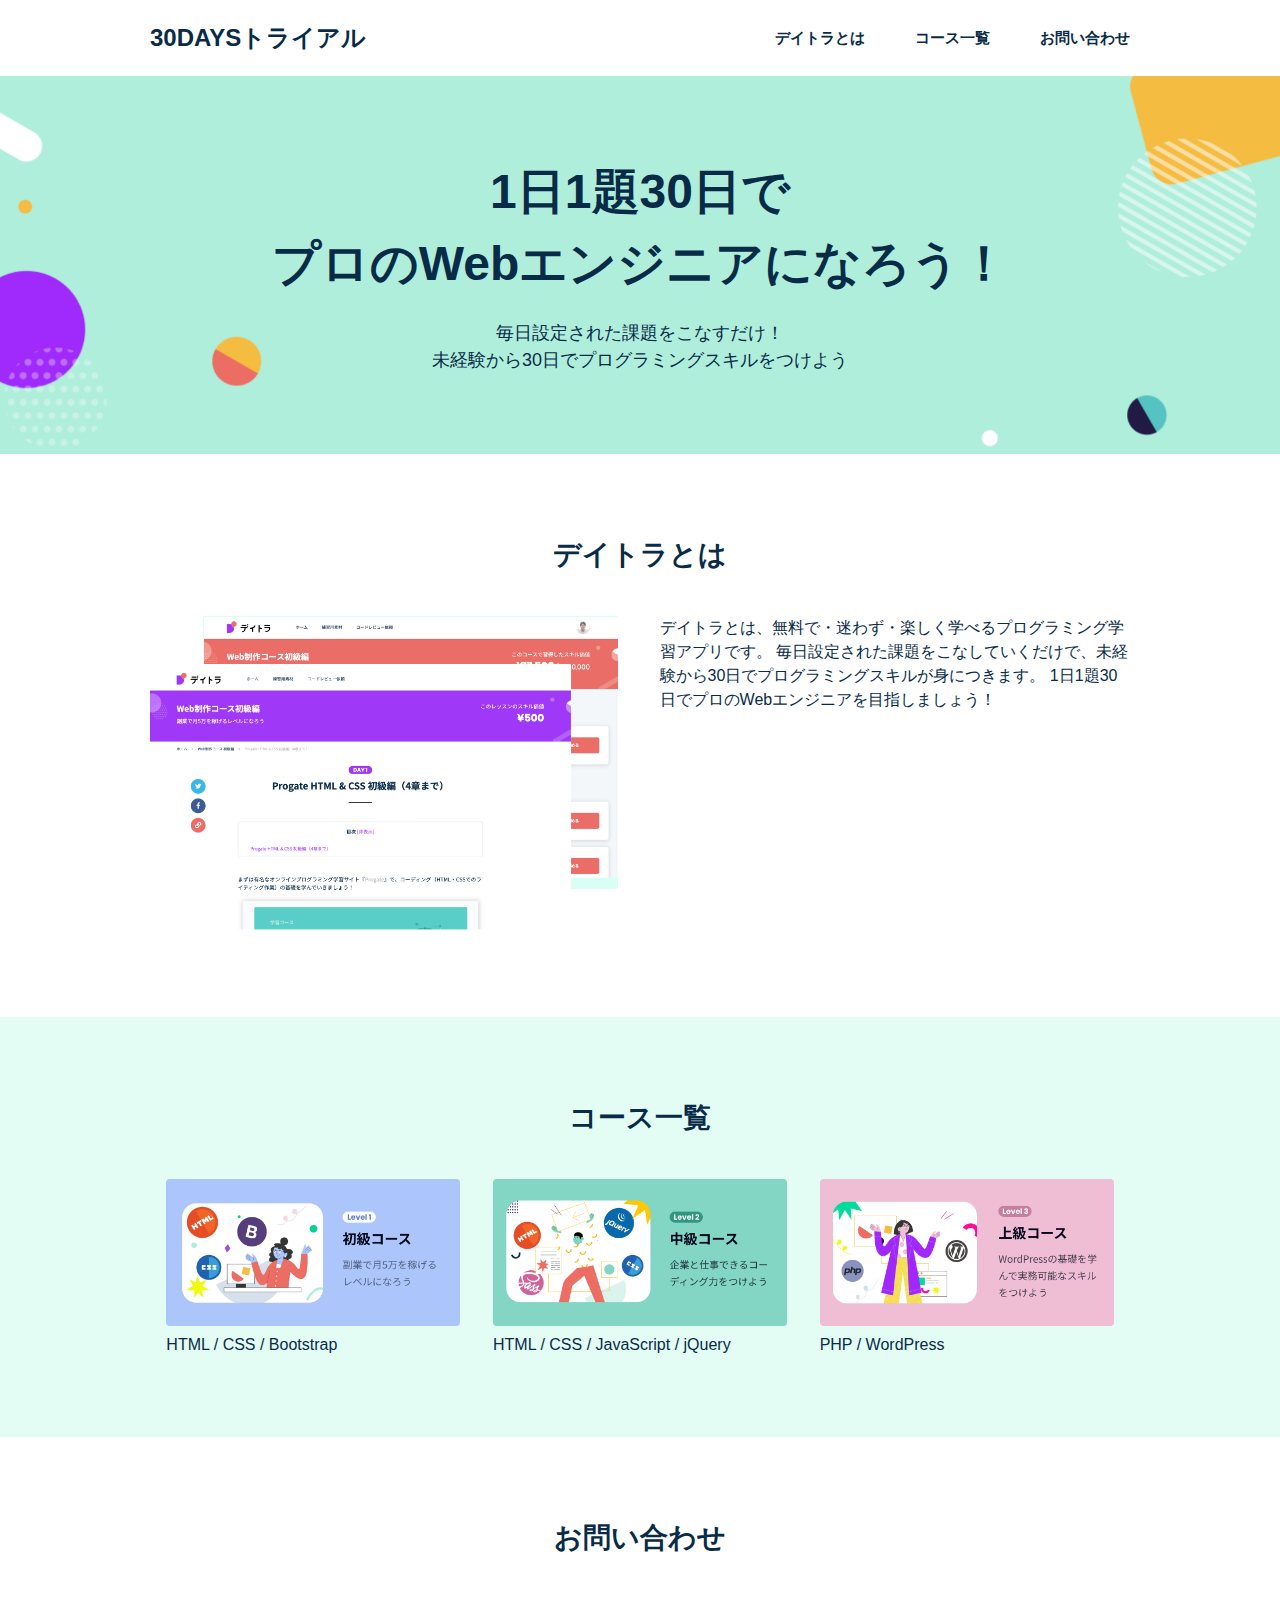
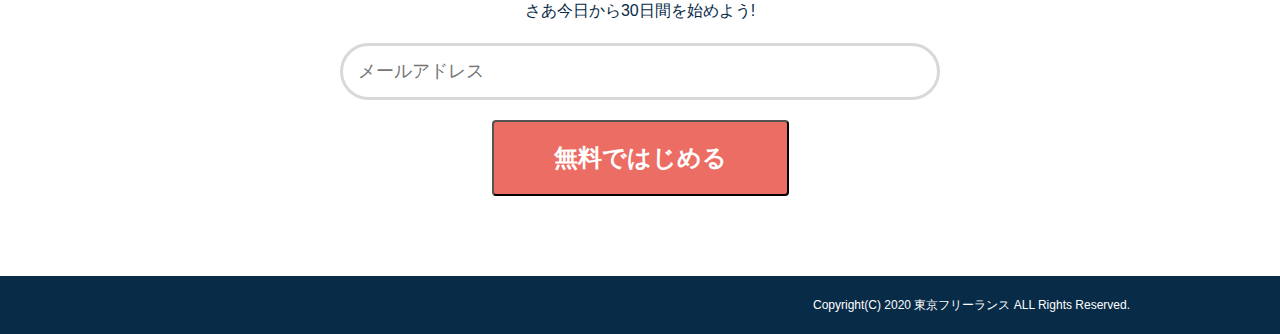
<file: index.html>
<!DOCTYPE html>
<html lang="ja">
<head>
  <meta charset="UTF-8">
  <meta name="viewport" content="width=device-width, initial-scale=1.0">
  <link rel="icon" href="favicon.ico">
  <title>30DAYSトライアル</title>
  <meta name="description" content="30DAYSトライアル初級編の練習用LPです！最後まで作り切ろう！">
  <link rel="stylesheet" href="./css/reset.css">
  <link rel="stylesheet" href="./css/style.css">
</head>
<body>

  <header>
    <div class="container">
      <div class="header-left">
        <h1 class="header-title">30DAYSトライアル</h1>
      </div>
      <div class="header-right">
        <ul class="header-nav">
          <li class="header-nav-item"><a href="">デイトラとは</a></li>
          <li class="header-nav-item"><a href="">コース一覧</a></li>
          <li class="header-nav-item"><a href="">お問い合わせ</a></li>
        </ul>
      </div>
    </div>
  </header>

  <section class="top">
    <div class="container">
      <p class="top-title">1日1題30日で<br>プロのWebエンジニアになろう！</p>
      <p class="top-subtitle">毎日設定された課題をこなすだけ！<br>
      未経験から30日でプログラミングスキルをつけよう</p>
    </div>
  </section>

  <section class="about section">
    <div class="container">
      <h2 class="section-title">デイトラとは</h2>
      <img src="./img/about.png" alt="デイトラとは">
      <p>デイトラとは、無料で・迷わず・楽しく学べるプログラミング学習アプリです。 毎日設定された課題をこなしていくだけで、未経験から30日でプログラミングスキルが身につきます。
      1日1題30日でプロのWebエンジニアを目指しましょう！</p>
    </div>
  </section>

  <section class="course section">
    <div class="container">
      <h2 class="section-title">コース一覧</h2>
      <div class="course-wrap">
        <div class="course-item">
          <img src="./img/web_first.png" alt="初級編">
          <p>HTML / CSS / Bootstrap</p>
        </div>
        <div class="course-item">
          <img src="./img/web_second.png" alt="中級編">
          <p>HTML / CSS / JavaScript / jQuery</p>
        </div>
        <div class="course-item">
          <img src="./img/web_third.png" alt="上級編">
          <p>PHP / WordPress</p>
        </div>
      </div>
    </div>
  </section>

  <section class="contact section">
    <div class="container">
      <h2 class="section-title">お問い合わせ</h2>
      <p>さあ今日から30日間を始めよう!</p>
      <form action="#" method="post">
        <input type="email" name="email" id="email" placeholder="メールアドレス">
        <button type="submit" class="btn btn-register">無料ではじめる</button>
      </form>
    </div>
  </section>

  <footer>
    <div class="container">
      <p class="copyright">Copyright(C) 2020 東京フリーランス ALL Rights Reserved.</p>
    </div>
  </footer>

</body>
</html>
</file>
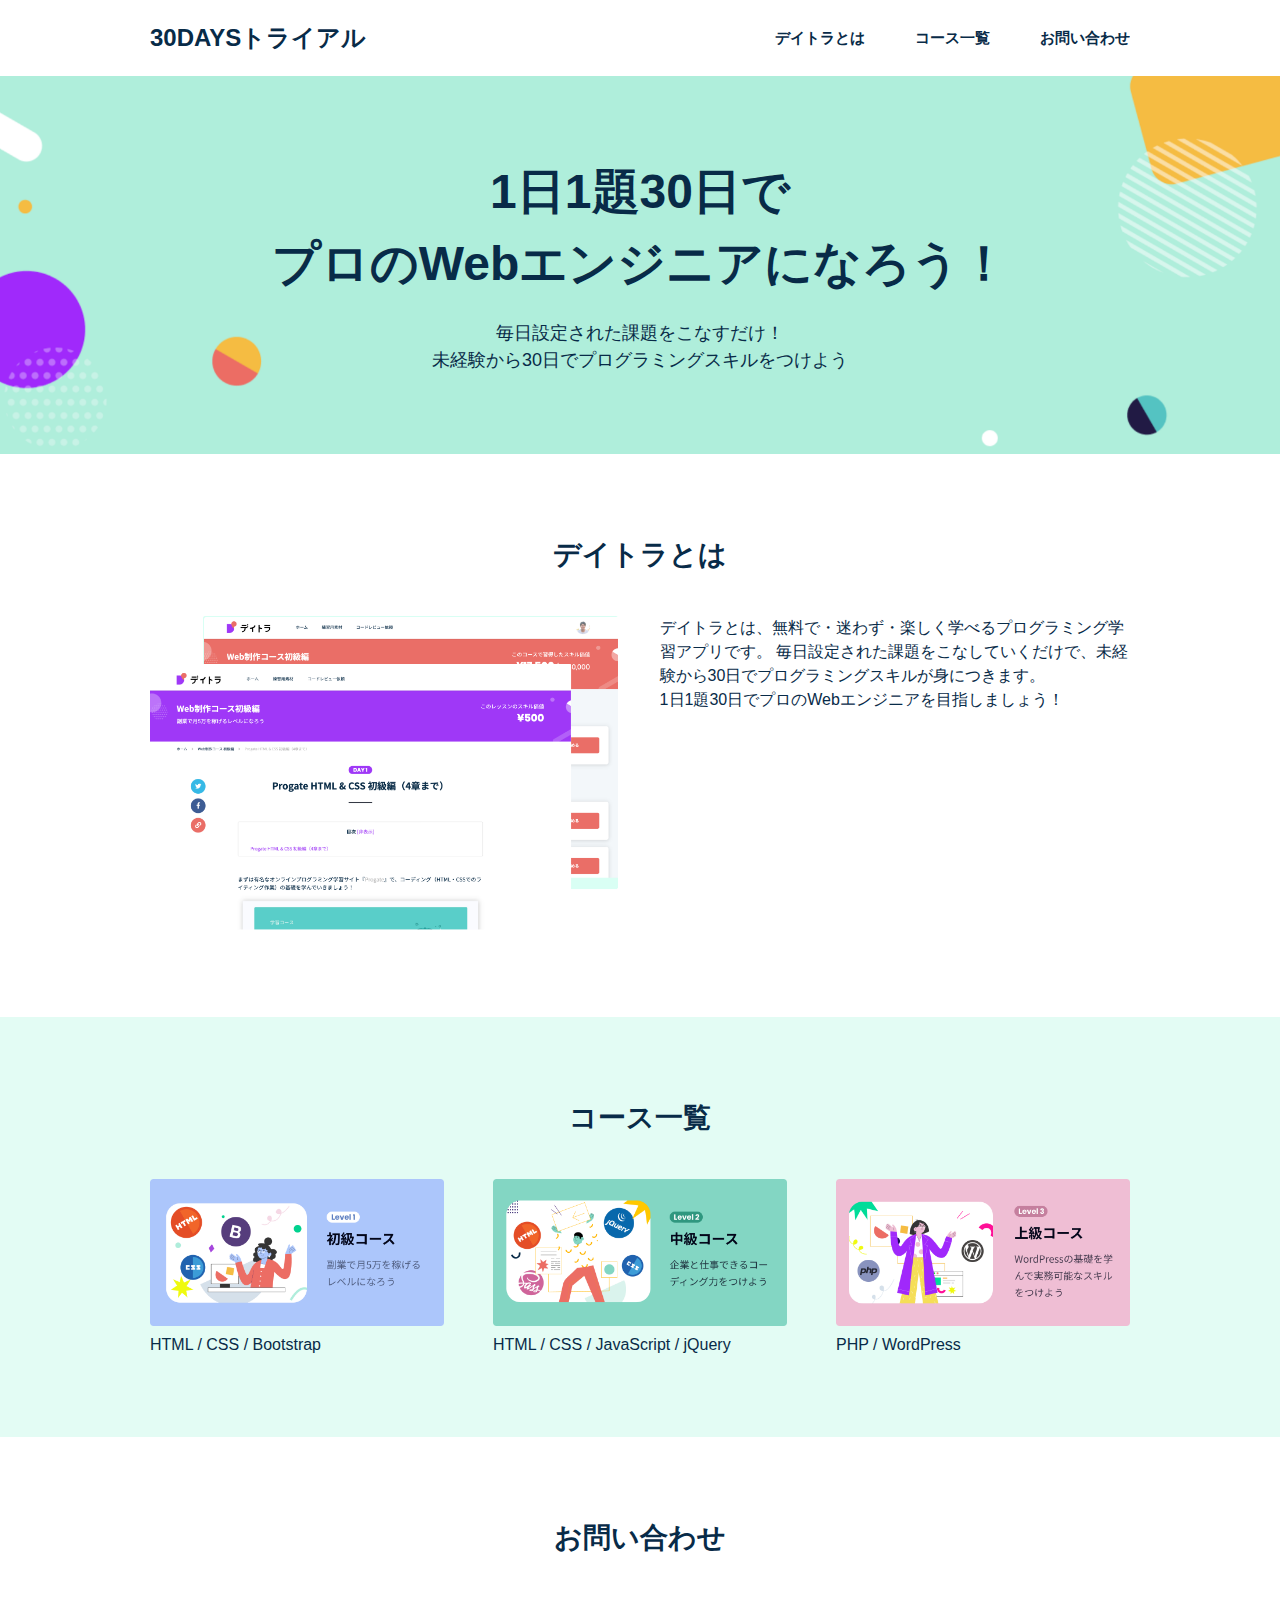
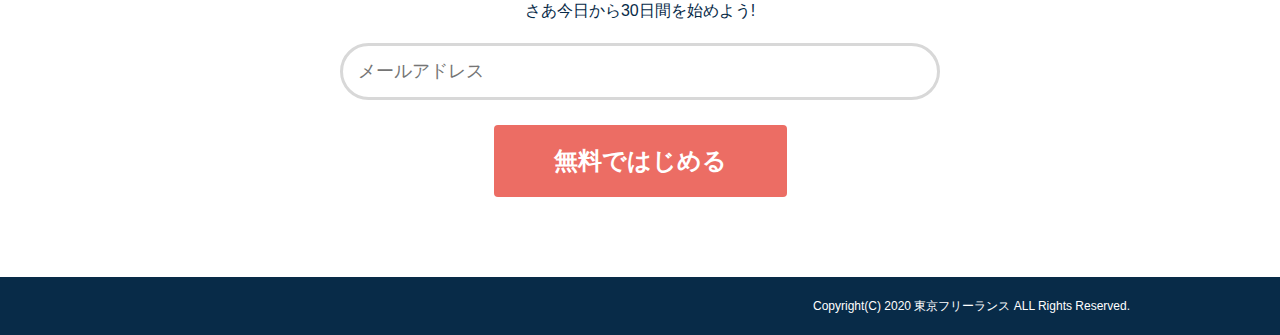
<file: complete/index.html>
<!-- ドキュメントタイプの宣言 -->
<!DOCTYPE html>
<!-- langを指定して「日本語のサイト」であることを明示します -->
<html lang="ja">

<head>
  <!--  文字コードはUTF-8を指定します  -->
  <meta charset="UTF-8">
  <!--  スマホやタブレットでも綺麗に表示する「レスポンシブ表示」のための記述です。メディアクエリを使う際に必要なので忘れずに！  -->
  <meta name="viewport" content="width=device-width, initial-scale=1">
  <!--  サイトのアイコンを設定します。このアイコンがタブに表示されます  -->
  <link rel="icon" href="favicon.ico">

  <!--  サイトのタイトルを記述します。タブや検索結果に表示されるタイトルにはこの内容が表示されます。  -->
  <title>【完成版】30DAYSトライアル</title>

  <!--  サイトの概要を記述します。検索結果に表示される説明文には、この内容が表示されます。  -->
  <meta name="description" content="30DAYSトライアル初級編の練習用LPです！最後まで作り切ろう！">

  <!--  スタイルシートやCDNも<head>タグ内に記述します。 -->
  <link rel="stylesheet" href="css/reset.css">
  <link rel="stylesheet" href="css/style.css">

</head>

<body>
  <header class="header">
    <!--  containerで囲って左右の幅を調整しています  -->
    <div class="container">
      <!--  親子タグにつけるクラスは関連がわかるように-（ハイフン）をつけましょう  -->
      <div class="header-left">
        <h1 class="header-title">30DAYSトライアル</h1>
      </div>
      <div class="header-right">
        <ul class="header-nav">
          <li class="header-nav-item">
            <a href="#">デイトラとは</a>
          </li>
          <li class="header-nav-item">
            <a href="#">コース一覧</a>
          </li>
          <li class="header-nav-item">
            <a href="#">お問い合わせ</a>
          </li>
        </ul>
      </div>
    </div>
  </header>

  <!--  セクションごとに切る  -->
  <section class="top">
    <!-- <img src="img/main-vsual.png" alt="1日1題30日でプロのWebエンジニアになろう！"> -->
    <div class="container">
      <p class="top-catchcopy">1日1題30日で<br>プロのWebエンジニアになろう！</p>
      <p class="top-subtitle">毎日設定された課題をこなすだけ！<br>未経験から30日でプログラミングスキルをつけよう</p>
    </div>
  </section>

  <section class="about section">
    <div class="container">
      <h2 class="section-title">デイトラとは</h2>
      <!--  意味を持たせたいimgタグにはaltに画像の説明を入れる。-->
      <img src="img/about.png" alt="デイトラとは">
      <p>デイトラとは、無料で・迷わず・楽しく学べるプログラミング学習アプリです。
        毎日設定された課題をこなしていくだけで、未経験から30日でプログラミングスキルが身につきます。<br>
        1日1題30日でプロのWebエンジニアを目指しましょう！
      </p>
    </div>
  </section>

  <section class="course section">
    <div class="container">
      <h2 class="section-title">コース一覧</h2>
      <div class="course-wrap">
        <div class="course-item">
          <img src="img/web_first.png">
          <p>HTML / CSS / Bootstrap</p>
        </div>
        <div class="course-item">
          <img src="img/web_second.png">
          <p>HTML / CSS / JavaScript / jQuery</p>
        </div>
        <div class="course-item">
          <img src="img/web_third.png">
          <p>PHP / WordPress</p>
        </div>
      </div>
    </div>
  </section>

  <section class="contact section">
    <div class="container">
      <h2 class="section-title">お問い合わせ</h2>
      <p>さあ今日から30日間を始めよう!</p>
      <!-- formのactionにはURIというデータの送り先を書きます。methodはpostです -->
      <form action="#" method="post">
        <input type="text" name="mail" value="" style="" id="mail" placeholder="メールアドレス">
        <button type="submit" class="btn btn-register">無料ではじめる</button>
      </form>
    </div>
  </section>

  <footer>
    <div class="container">
      <p class="copyright">Copyright(C) 2020 東京フリーランス ALL Rights Reserved.</p>
    </div>
  </footer>


  <!--  今回は利用していませんが、javascriptは /body の直前で読み込みます -->
  <!-- <script src="js/myscript.js"></script> -->

</body>

</html>
</file>
<file: css/style.css>
/* 共通スタイルを最初に書く */

body {
  color: #082B48;
  font-family: Verdana, Geneva, Tahoma, sans-serif;
  line-height: 1.5;
}

.container {
  width: 90%;
  max-width: 980px;
  margin: auto;
  overflow: hidden;
  word-break: break-all;
}

img {
  width: 100%;
  height: auto;
}

a {
  color: #082B48;
  text-decoration: none;
}

a:hover {
  opacity: 0.7;
}

/* セクションごとのスタイルを書いていく */

/*================================================================
headerのcss
================================================================*/

header {
  padding: 20px 0;
}

.header-left {
  float: left;
}

.header-title {
  font-weight: bold;
  font-size: 24px;
}

.header-right {
  float: right;
}

.header-nav {
  overflow: hidden;
}

.header-nav-item {
  margin-left: 50px;
  float: left;
}

.header-nav-item a {
  font-size: 15px;
  line-height: 36px;
  font-weight: 600;
}

/*================================================================
topのcss
================================================================*/

.top {
  background-image: url(../img/main-vsual-nontitle.png);
  background-size: cover;
  text-align: center;
  padding: 80px 0;
}

.top-title {
  font-size: 48px;
  font-weight: bold;
  margin-bottom: 20px;
}

.top-subtitle {
  font-size: 18px;
}

/*================================================================
section共通のcss
================================================================*/

.section {
  padding: 80px 0;
}

.section-title {
  font-size: 28px;
  font-weight: bold;
  text-align: center;
  margin-bottom: 40px;
}

/*================================================================
aboutのcss
================================================================*/

.about img {
  width: 48%;
  float: left;
}

.about p {
  width: 48%;
  float: right;
}

/*================================================================
courseのcss
================================================================*/

.course {
  background-color: #e3fcf4;
}

.course-wrap {
  display: flex;
  flex-wrap: wrap;
  justify-content: space-around;
}

.course-item {
  width: 30%;
}

/*================================================================
お問い合わせのcss
================================================================*/

.contact p {
  text-align: center;
  margin-bottom: 20px;
}

.contact form {
  text-align: center;
}

input[type="email"], input[type="text"] {
  display: inline-block;
  margin: auto;
  width: 600px;
  font-size: 18px;
  border: 3px solid #D8D8D8;
  padding: 15px;
  border-radius: 999px;
  margin-bottom: 20px;
}

.btn {
  background-color: #082B48;
  color: #fff;
  display: inline-block;
  text-align: center;
  font-weight: bold;
  font-size: 24px;
  padding: 20px 60px;
  border-radius: 4px;
  cursor: pointer;
}

.btn:hover {
  opacity: 0.7;
}

.btn-register {
  display: block;
  margin: auto;
  background-color: #ec6d64;
}

/*================================================================
footerのcss
================================================================*/

footer {
  background-color: #082B48;
  color: #fff;
  padding: 20px 0;
}

.copyright {
  font-size: 12px;
  float: right;
}

/*================================================================
スマホ用のcss(横幅767px以下の時のcss)
================================================================*/

@media only screen and (max-width: 767px) {
  /*================================================================
  headerのcss
  ================================================================*/
  .header-left {
    float: none;
  }
  .header-title {
    text-align: center;
  }
  .header-right {
    float: none;
  }
  .header-nav {
    display: flex;
    justify-content: space-around;
  }
  .header-nav-item {
    margin-left: 0;
    float: none;
  }
  /*================================================================
  topのcss
  ================================================================*/
  .top {
    padding: 120px 0;
  }
  .top-title {
    font-size: 32px;
  }
  .top-subtitle {
    font-size: 14px;
  }
  /*================================================================
  section共通のcss
  ================================================================*/
  .section {
    padding: 60px 0;
  }
  .section-title {
    font-size: 20px;
    margin-bottom: 30px;
  }
  /*================================================================
    .aboutのcss
  ================================================================*/
  .about img {
    width: 100%;
    float: none;
    margin-bottom: 20px;
  }
  .about p {
    width: 100%;
    float: none;
  }
  /*================================================================
  .courseのcss
  ================================================================*/
  .course-item {
    width: 100%;
    margin-bottom: 30px;
  }
  .course-item:last-child {
    margin-bottom: 0;
  }
  /*================================================================
    .contactのcss
  ================================================================*/
  input[type="text"], input[type="email"] {
    width: 100%;
  }
  /*================================================================
    footerのcss
  ================================================================*/
  .copyright {
    font-size: 10px;
    text-align: center;
  }
}
</file>
<file: complete/css/style.css>
body {
  color: #082B48;
  font-family: Verdana, Geneva, Tahoma, sans-serif;
  line-height: 1.5;
}

.container {
  width: 90%;
  max-width: 980px;
  margin: auto;
  overflow: hidden;
  word-wrap: break-word;
}

img {
  width: 100%;
  height: auto;
}

a {
  color: #082B48;
  text-decoration: none;
}

/* マウスホバー時の動き */

a:hover {
  opacity: 0.7;
}

/*================================================================
headerのcss
================================================================*/

header {
  padding: 20px 0;
}

.header-left {
  float: left;
}

.header-title {
  font-weight: bold;
  font-size: 24px;
}

.header-right {
  float: right;
}

.header-nav {
  overflow: hidden;
}

.header-nav-item {
  margin-left: 50px;
  float: left;
}

.header-nav-item a {
  font-size: 15px;
  line-height: 36px;
  font-weight: 600;
}

/*================================================================
.topのcss
================================================================*/

.top {
  width: 100%;
  padding: 80px 0;
  background-image: url('../img/main-vsual-nontitle.png');
  background-size: cover;
  text-align: center;
}

.top-catchcopy {
  font-size: 48px;
  margin-bottom: 20px;
  font-weight: bold;
}

.top-subtitle {
  font-size: 18px;
}

/*================================================================
.contentsのcss
================================================================*/

.section {
  padding: 80px 0;
}

.section p {
  font-size: 16px;
}

.section-title {
  text-align: center;
  font-size: 28px;
  font-weight: bold;
  margin-bottom: 40px;
}

/*================================================================
.aboutのcss
================================================================*/

.about img {
  width: 48%;
  float: left;
}

.about p {
  width: 48%;
  float: right;
}

/*================================================================
.courseのcss
================================================================*/

.course {
  background-color: #e3fcf4;
}

.course-wrap {
  display: flex;
  justify-content: space-between;
  flex-wrap: wrap;
}

.course-item {
  width: 30%;
}

/*================================================================
.contactのcss
================================================================*/

.contact p {
  text-align: center;
  margin-bottom: 20px;
}

.contact form {
  text-align: center;
}

input[type="text"], input[type="email"] {
  display: inline-block;
  width: 600px;
  font-size: 18px;
  border-radius: 999px;
  padding: 15px;
  margin-bottom: 25px;
  border: 3px solid #D8D8D8;
}

.btn {
  display: inline-block;
  font-weight: bold;
  background-color: #082B48;
  color: #fff;
  text-align: center;
  vertical-align: middle;
  cursor: pointer;
  border: 0;
  border-radius: 4px;
  font-size: 24px;
  padding: 20px 60px;
}

.btn:hover {
  opacity: 0.7;
}

.btn-register {
  display: block;
  margin: auto;
  background-color: #ec6d64;
}

/*================================================================
footerのcss
================================================================*/

footer {
  background-color: #082B48;
  color: #fff;
  padding: 20px 0;
}

.copyright {
  text-align: right;
  font-size: 12px;
}

/*================================================================
スマホ用のcss(横幅767px以下の時のcss)
================================================================*/

@media only screen and (max-width: 767px) {
  /*================================================================
    headerのcss
  ================================================================*/
  header {
    padding: 20px 0 15px;
  }
  .header-left {
    float: none;
  }
  .header-title {
    text-align: center;
  }
  .header-right {
    float: none;
  }
  .header-nav {
    display: flex;
    justify-content: space-around;
  }
  .header-nav-item {
    float: none;
    margin: 0;
  }
  /*================================================================
    .topのcss
  ================================================================*/
  .top {
    padding: 120px 0;
  }
  .top-catchcopy {
    font-size: 32px;
  }
  .top-subtitle {
    font-size: 14px;
  }
  /*================================================================
    .contentsのcss
  ================================================================*/
  .section {
    padding: 60px 0;
  }
  .section p {
    font-size: 14px;
  }
  .section-title {
    font-size: 20px;
    margin-bottom: 30px;
  }
  /*================================================================
    .aboutのcss
  ================================================================*/
  .about img {
    width: 100%;
    float: none;
    margin-bottom: 20px;
  }
  .about p {
    width: 100%;
    float: none;
  }
  /*================================================================
  .courseのcss
  ================================================================*/
  .course-item {
    width: 100%;
    margin-bottom: 30px;
  }
  .course-item:last-child {
    margin-bottom: 0;
  }
  /*================================================================
    .contactのcss
  ================================================================*/
  input[type="text"], input[type="email"] {
    width: 100%;
  }
  /*================================================================
    footerのcss
  ================================================================*/
  .copyright {
    font-size: 10px;
    text-align: center;
  }
}
</file>
